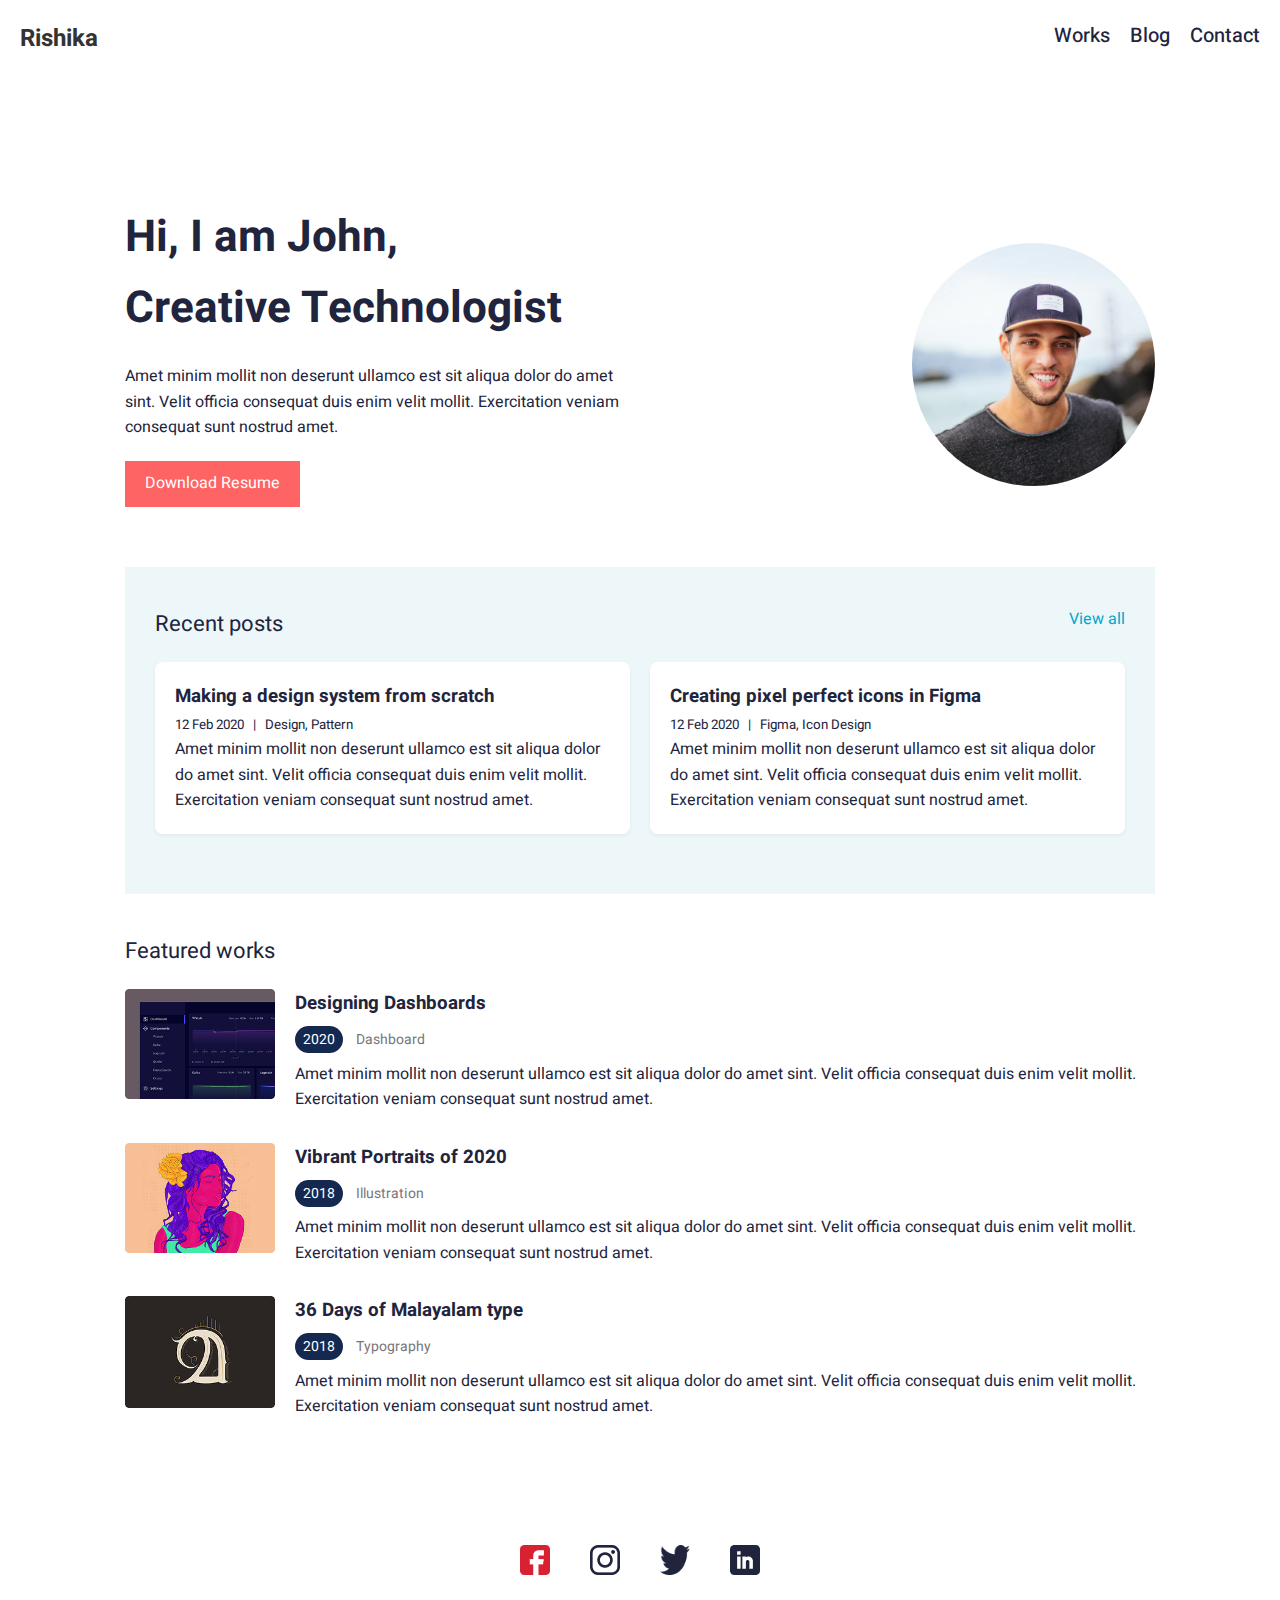
<file: Assignment-2/index.html>
<!DOCTYPE html>
<html lang="en">
  <head>
    <meta charset="UTF-8" />
    <meta name="viewport" content="width=device-width, initial-scale=1.0" />
    <title>Assignment 2</title>
    <link rel="preconnect" href="https://fonts.googleapis.com" />
    <link rel="preconnect" href="https://fonts.gstatic.com" crossorigin />
    <link
      href="https://fonts.googleapis.com/css2?family=DM+Sans:ital,opsz,wght@0,9..40,100..1000;1,9..40,100..1000&family=Heebo:wght@100..900&display=swap"
      rel="stylesheet"
    />
    <link rel="stylesheet" href="CSS/style.css" />
  </head>
  <body>
    <header class="navBar">
      <div class="navContainer">
        <a href="#" class="logo">Rishika</a>
        <nav class="navLink">
          <a href="#">Works</a>
          <a href="#">Blog</a>
          <a href="#">Contact</a>
        </nav>
      </div>
    </header>

    <main class="mainContainer">
      <section class="introSection">
        <div class="introText">
          <h1>Hi, I am John,<br />Creative Technologist</h1>
          <p>
            Amet minim mollit non deserunt ullamco est sit aliqua dolor do
            amet<br />
            sint. Velit officia consequat duis enim velit mollit. Exercitation
            veniam <br />
            consequat sunt nostrud amet.
          </p>
          <a href="#" class="downloadBtn">Download Resume</a>
        </div>
        <div class="introImage">
          <img src="Images/MainImage.png" alt="Profile Photo" />
        </div>
      </section>
      <!-- </main> -->

      <!-- <section class="recentPosts">
      <div class="sectionHeader">
        <h2>Recent posts</h2>
        <a href="#">View all</a>
      </div>

      <div class="postsGrid">
        <div class="postCard">
          <h3>Making a design system from scratch</h3>
          <small>12 Feb 2020 &nbsp; | &nbsp; Design, Pattern</small>
<p>Amet minim mollit non deserunt ullamco est sit aliqua dolor do amet sint.
     Velit officia consequat duis enim velit mollit. Exercitation veniam consequat sunt nostrud amet.</p>
     </div>

        <div class="postCard">
          <h3>Creating pixel perfect icons in Figma</h3>
          <small>12 Feb 2020 &nbsp; | &nbsp; Figma, Icon Design</small>
          <p>Amet minim mollit non deserunt ullamco est sit aliqua dolor do amet sint. 
            Velit officia consequat duis enim velit mollit. Exercitation veniam consequat sunt nostrud amet.</p>
        </div>
      </div>
    </section> -->

      <section class="recentPosts">
        <div class="sectionHeader">
          <h2>Recent posts</h2>
          <a href="#">View all</a>
          </div>

          <div class="postsGrid">
            <div class="postCard">
              <h3>Making a design system from scratch</h3>
              <small>12 Feb 2020 &nbsp; | &nbsp; Design, Pattern</small>
              <p>
                Amet minim mollit non deserunt ullamco est sit aliqua dolor do
                amet sint. Velit officia consequat duis enim velit mollit.
                Exercitation veniam consequat sunt nostrud amet.
              </p>
            </div>

            <div class="postCard">
              <h3>Creating pixel perfect icons in Figma</h3>
              <small>12 Feb 2020 &nbsp; | &nbsp; Figma, Icon Design</small>
              <p>
                Amet minim mollit non deserunt ullamco est sit aliqua dolor do
                amet sint. Velit officia consequat duis enim velit mollit.
                Exercitation veniam consequat sunt nostrud amet.
              </p>
            </div>
            </div>
          </div>
        </div>
      </section>

      <section class="featuredWorks">
        <h2>Featured works</h2>

        <a href="#" class="workItem">
          <img src="Images/Rectangle 30.png" alt="Designing Dashboards" />
          <div class="workContent">
            <h3>Designing Dashboards</h3>
            <div class="workMeta">
              <span class="workYear">2020</span> Dashboard
            </div>
            <p>
              Amet minim mollit non deserunt ullamco est sit aliqua dolor do
              amet sint. Velit officia consequat duis enim velit mollit.
              Exercitation veniam consequat sunt nostrud amet.
            </p>
          </div>
        </a>

        <a href="#" class="workItem">
          <img src="Images/Rectangle 32.png" alt="Vibrant Portraits" />
          <div class="workContent">
            <h3>Vibrant Portraits of 2020</h3>
            <div class="workMeta">
              <span class="workYear">2018</span> Illustration
            </div>
            <p>
              Amet minim mollit non deserunt ullamco est sit aliqua dolor do
              amet sint. Velit officia consequat duis enim velit mollit.
              Exercitation veniam consequat sunt nostrud amet.
            </p>
          </div>
        </a>

        <a href="#" class="workItem">
          <img src="Images/Rectangle 34.png" alt="Malayalam Typography" />
          <div class="workContent">
            <h3>36 Days of Malayalam type</h3>
            <div class="workMeta">
              <span class="workYear">2018</span> Typography
            </div>
            <p>
              Amet minim mollit non deserunt ullamco est sit aliqua dolor do
              amet sint. Velit officia consequat duis enim velit mollit.
              Exercitation veniam consequat sunt nostrud amet.
            </p>
          </div>
        </a>
      </section>
    </main>

    <footer class="footer">
      <div class="footerIcons">
        <a href="#"><img src="Images/fb.png" alt="Facebook" /></a>
        <a href="#"><img src="Images/insta.png" alt="Instagram" /></a>
        <a href="#"><img src="Images/Group.png" alt="Twitter" /></a>
        <a href="#"><img src="Images/Linkedin.png" alt="LinkedIn" /></a>
      </div>
      <small>Copyright ©2020 All rights reserved</small>
    </footer>
  </body>
</html>
</file>
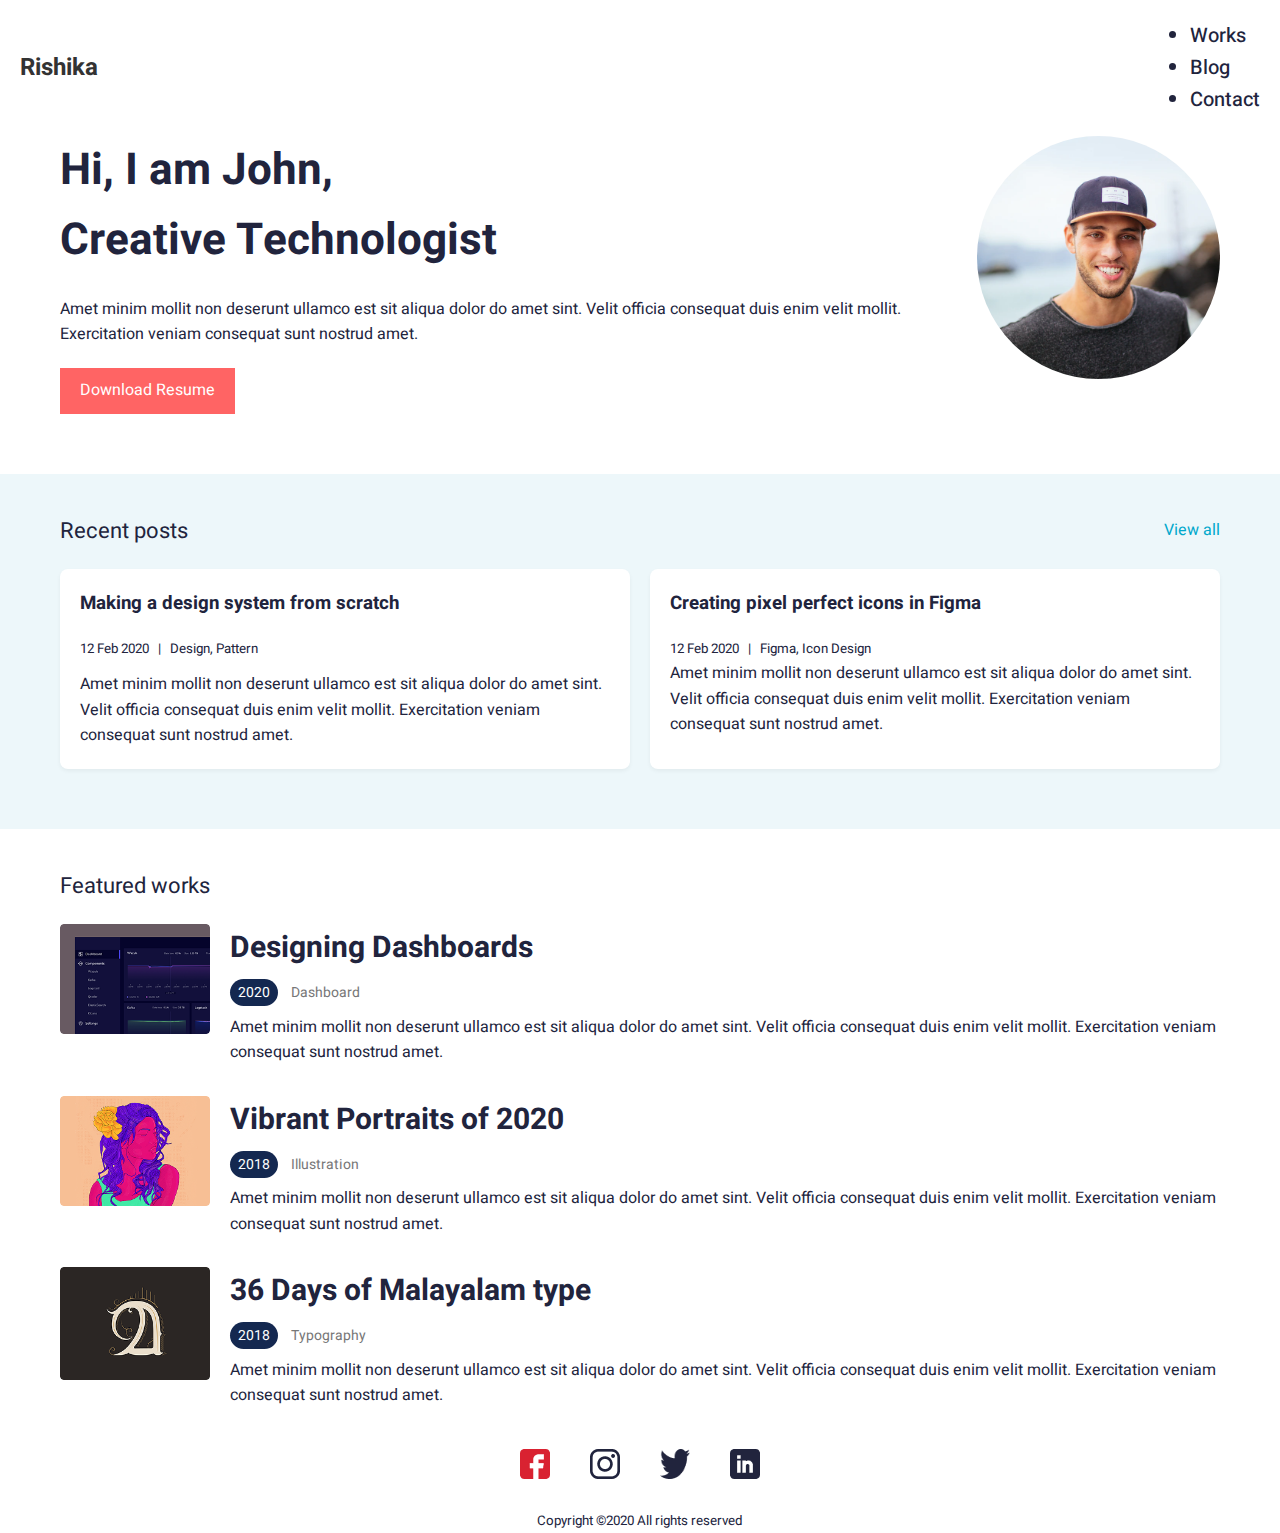
<file: Assignment-5/index.html>
<!DOCTYPE html>
<html lang="en">
  <head>
    <meta charset="UTF-8" />
    <meta name="viewport" content="width=device-width, initial-scale=1.0" />
    <title>Assignment-5</title>
    <link rel="preconnect" href="https://fonts.googleapis.com" />
    <link rel="preconnect" href="https://fonts.gstatic.com" crossorigin />
    <link
      href="https://fonts.googleapis.com/css2?family=DM+Sans:ital,opsz,wght@0,9..40,100..1000;1,9..40,100..1000&family=Heebo:wght@100..900&display=swap"
      rel="stylesheet"
    />
    <link rel="stylesheet" href="CSS/style.css" />
  </head>
  <body>
    <header class="navBar">
      <div class="navHeader">
        <a href="#" class="logo">Rishika</a>
        <div class="navLink">
          <ul>
          <li><a href="#">Works</a></li>
          <li><a href="#">Blog</a></li>
          <li><a href="#">Contact</a></li>
          </ul>
        </div>
      </div>
    </header>

    <main>

      <section class="introSection">
        <div class="container introItems">
        <div class="introText">
          <h1>Hi, I am John,<br />Creative Technologist</h1>
          <p>
            Amet minim mollit non deserunt ullamco est sit aliqua dolor do
            amet
            sint. Velit officia consequat duis enim velit mollit. Exercitation
            veniam 
            consequat sunt nostrud amet.
          </p>
          <a href="#" class="downloadBtn">Download Resume</a>
        </div>
        <div class="introImage">
          <img src="images/MainImage.png" alt="Profile Photo" />
        </div>
        </div>

      </section>
      <section class="recentPosts">
        <div class="container">

        <div class="sectionHeader">
          <h2>Recent posts</h2>
          <a href="#">View all</a>
          </div>

          <div class="postsGrid">
            <div class="postCard">
              <h3>Making a design system from scratch</h3>
              <div class="postYear">
              <small>12 Feb 2020 &nbsp; | &nbsp; Design, Pattern</small></div>
              <p>
                Amet minim mollit non deserunt ullamco est sit aliqua dolor do
                amet sint. Velit officia consequat duis enim velit mollit.
                Exercitation veniam consequat sunt nostrud amet.
              </p>
            </div>

            <div class="postCard">
              <h3>Creating pixel perfect icons in Figma</h3>
              <small>12 Feb 2020 &nbsp; | &nbsp; Figma, Icon Design</small>
              <p>
                Amet minim mollit non deserunt ullamco est sit aliqua dolor do
                amet sint. Velit officia consequat duis enim velit mollit.
                Exercitation veniam consequat sunt nostrud amet.
              </p>
            </div>
            </div>
          </div>
        </div>
      </div>
      </section>

      <section class="featuredWorks">
        <div class="container">
        <h3>Featured works</h3>

        <a href="#" class="workItem">
          <img src="images/Rectangle 30.png" alt="Designing Dashboards" />
          <div class="workContent">
            <h4>Designing Dashboards</h4>
            <div class="workMeta">
              <span class="workYear">2020</span> <span>Dashboard</span>
            </div>
            <p>
              Amet minim mollit non deserunt ullamco est sit aliqua dolor do
              amet sint. Velit officia consequat duis enim velit mollit.
              Exercitation veniam consequat sunt nostrud amet.
            </p>
          </div>
        </a>

        <a href="#" class="workItem">
          <img src="images/Rectangle 32.png" alt="Vibrant Portraits" />
          <div class="workContent">
            <h4>Vibrant Portraits of 2020</h4>
            <div class="workMeta">
              <span class="workYear">2018</span> <sp>Illustration</sp>
            </div>
            <p>
              Amet minim mollit non deserunt ullamco est sit aliqua dolor do
              amet sint. Velit officia consequat duis enim velit mollit.
              Exercitation veniam consequat sunt nostrud amet.
            </p>
          </div>
        </a>

        <a href="#" class="workItem">
          <img src="images/Rectangle 34.png" alt="Malayalam Typography" />
          <div class="workContent">
            <h4>36 Days of Malayalam type</h4>
            <div class="workMeta">
              <span class="workYear">2018</span> <span class="workText">Typography</span>
            </div>
            <p>
              Amet minim mollit non deserunt ullamco est sit aliqua dolor do
              amet sint. Velit officia consequat duis enim velit mollit.
              Exercitation veniam consequat sunt nostrud amet.
            </p>
          </div>
        </a>
      </div>
      </section>
    </main>

    <footer class="footer">
      <div class="footerIcons">
        <a href="#"><img src="images/fb.png" alt="Facebook" /></a>
        <a href="#"><img src="images/insta.png" alt="Instagram" /></a>
        <a href="#"><img src="images/Group.png" alt="Twitter" /></a>
        <a href="#"><img src="images/Linkedin.png" alt="LinkedIn" /></a>
      </div>
      <small>Copyright ©2020 All rights reserved</small>
    </footer>
  </body>
</html>
</file>
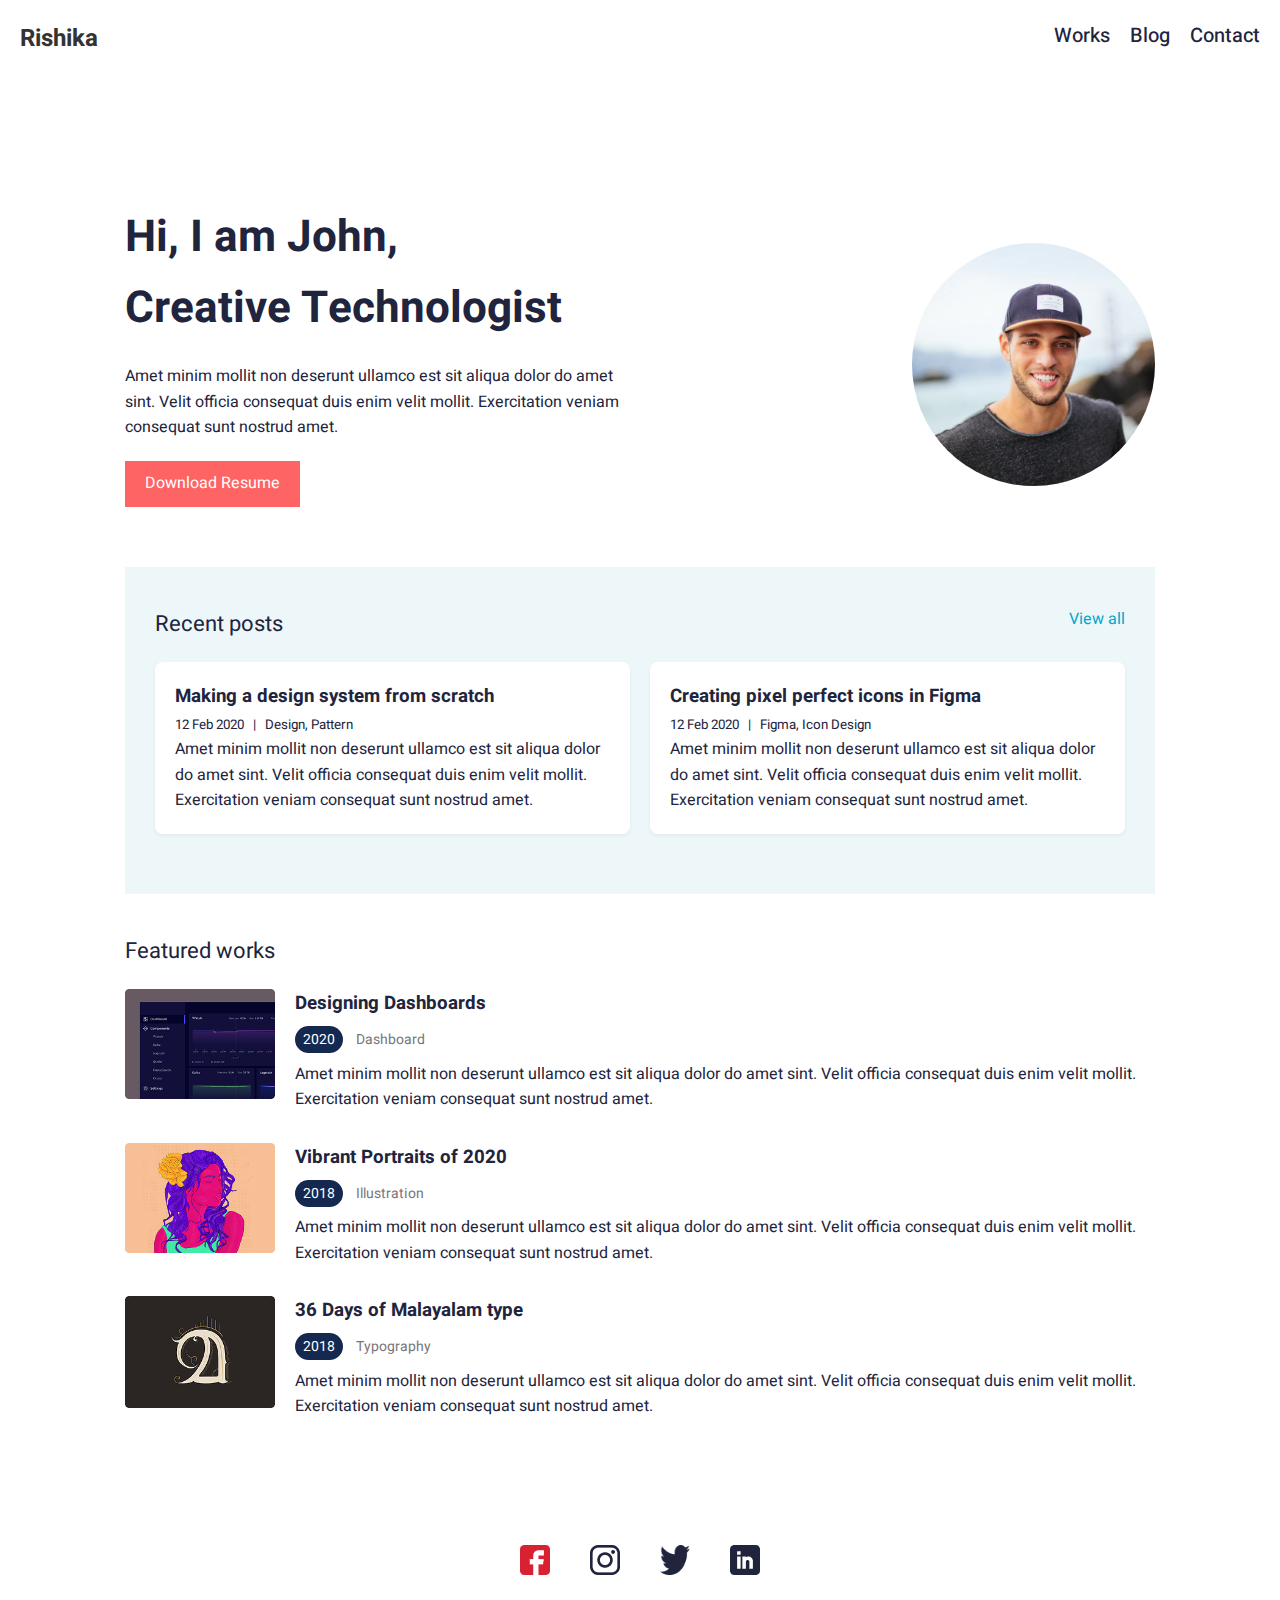
<file: html and css/Assignment-2/index.html>
<!DOCTYPE html>
<html lang="en">
  <head>
    <meta charset="UTF-8" />
    <meta name="viewport" content="width=device-width, initial-scale=1.0" />
    <title>Assignment 2</title>
    <link rel="preconnect" href="https://fonts.googleapis.com" />
    <link rel="preconnect" href="https://fonts.gstatic.com" crossorigin />
    <link
      href="https://fonts.googleapis.com/css2?family=DM+Sans:ital,opsz,wght@0,9..40,100..1000;1,9..40,100..1000&family=Heebo:wght@100..900&display=swap"
      rel="stylesheet"
    />
    <link rel="stylesheet" href="CSS/style.css" />
  </head>
  <body>
    <header class="navBar">
      <div class="navContainer">
        <a href="#" class="logo">Rishika</a>
        <nav class="navLink">
          <a href="#">Works</a>
          <a href="#">Blog</a>
          <a href="#">Contact</a>
        </nav>
      </div>
    </header>

    <main class="mainContainer">
      <section class="introSection">
        <div class="introText">
          <h1>Hi, I am John,<br />Creative Technologist</h1>
          <p>
            Amet minim mollit non deserunt ullamco est sit aliqua dolor do
            amet<br />
            sint. Velit officia consequat duis enim velit mollit. Exercitation
            veniam <br />
            consequat sunt nostrud amet.
          </p>
          <a href="#" class="downloadBtn">Download Resume</a>
        </div>
        <div class="introImage">
          <img src="Images/MainImage.png" alt="Profile Photo" />
        </div>
      </section>

      <section class="recentPosts">
        <div class="sectionHeader">
          <h2>Recent posts</h2>
          <a href="#">View all</a>
          </div>

          <div class="postsGrid">
            <div class="postCard">
              <h3>Making a design system from scratch</h3>
              <small>12 Feb 2020 &nbsp; | &nbsp; Design, Pattern</small>
              <p>
                Amet minim mollit non deserunt ullamco est sit aliqua dolor do
                amet sint. Velit officia consequat duis enim velit mollit.
                Exercitation veniam consequat sunt nostrud amet.
              </p>
            </div>

            <div class="postCard">
              <h3>Creating pixel perfect icons in Figma</h3>
              <small>12 Feb 2020 &nbsp; | &nbsp; Figma, Icon Design</small>
              <p>
                Amet minim mollit non deserunt ullamco est sit aliqua dolor do
                amet sint. Velit officia consequat duis enim velit mollit.
                Exercitation veniam consequat sunt nostrud amet.
              </p>
            </div>
            </div>
          </div>
        </div>
      </section>

      <section class="featuredWorks">
        <h2>Featured works</h2>

        <a href="#" class="workItem">
          <img src="Images/Rectangle 30.png" alt="Designing Dashboards" />
          <div class="workContent">
            <h3>Designing Dashboards</h3>
            <div class="workMeta">
              <span class="workYear">2020</span> Dashboard
            </div>
            <p>
              Amet minim mollit non deserunt ullamco est sit aliqua dolor do
              amet sint. Velit officia consequat duis enim velit mollit.
              Exercitation veniam consequat sunt nostrud amet.
            </p>
          </div>
        </a>

        <a href="#" class="workItem">
          <img src="Images/Rectangle 32.png" alt="Vibrant Portraits" />
          <div class="workContent">
            <h3>Vibrant Portraits of 2020</h3>
            <div class="workMeta">
              <span class="workYear">2018</span> Illustration
            </div>
            <p>
              Amet minim mollit non deserunt ullamco est sit aliqua dolor do
              amet sint. Velit officia consequat duis enim velit mollit.
              Exercitation veniam consequat sunt nostrud amet.
            </p>
          </div>
        </a>

        <a href="#" class="workItem">
          <img src="Images/Rectangle 34.png" alt="Malayalam Typography" />
          <div class="workContent">
            <h3>36 Days of Malayalam type</h3>
            <div class="workMeta">
              <span class="workYear">2018</span> Typography
            </div>
            <p>
              Amet minim mollit non deserunt ullamco est sit aliqua dolor do
              amet sint. Velit officia consequat duis enim velit mollit.
              Exercitation veniam consequat sunt nostrud amet.
            </p>
          </div>
        </a>
      </section>
    </main>

    <footer class="footer">
      <div class="footerIcons">
        <a href="#"><img src="Images/fb.png" alt="Facebook" /></a>
        <a href="#"><img src="Images/insta.png" alt="Instagram" /></a>
        <a href="#"><img src="Images/Group.png" alt="Twitter" /></a>
        <a href="#"><img src="Images/Linkedin.png" alt="LinkedIn" /></a>
      </div>
      <small>Copyright ©2020 All rights reserved</small>
    </footer>
  </body>
</html>
</file>
<file: Assignment-2/CSS/style.css>
* {
  box-sizing: border-box;
  margin: 0;
  padding: 0;
}

body {
  font-family: Heebo, sans-serif;
  line-height: 1.6;
  color: #21243D;
}

a {
  text-decoration: none;
  color: inherit;
}

.mainContainer {
  max-width: 1200px;
  margin: 125px;
}

/* Navbar */
.navBar {
  width: 100%;

  background: #fff;
  border-bottom: #fff;
}


.navContainer {
  /* max-width: 1200px; */
  margin: 0 auto;
  padding:20px;
  display: flex;
  justify-content: space-between;
}

.logo {
  font-weight: bold;
  font-size: 24px;
  color: #333;
}
.logo:hover{
    color: #c9103b;
}

.navLink {
  font-weight: 500;
  font-size: 20px;
  display: flex;
  gap: 20px;
  /* justify-content: space-between; */
}

.navLink a:hover {
  color: #c9103b;

}
.introSection {
  display: flex;
  /* flex-wrap: wrap; */
  align-items: center;
  margin-bottom: 40px;
}

.introSection h1{
    size: 44px;
    font-weight: 700;
}

.introText {
  flex: 1;
  margin-bottom: 20px;
  width: 60%;


}
.introText h1{
    font-size: 44px;
    margin-bottom: 20px;
}

.introImage {
  width:40%;
  display: flex;
  justify-content: center;
  align-items: center;
  width: 243px;
  height: 243px;
}

.introImage img {
  border-radius: 50%;
  width:100%;
  height:100%;
  object-fit: cover;
/* did alignment  */
}

/* Button */
.downloadBtn {
  display: inline-block;
  background: #ff6464;
  color: #fff;
  padding: 10px 20px;
  margin-top: 20px;
}
.downloadBtn:hover {
    color: #050091c7;

}

/* Recent posts */
.recentPosts {
  padding: 0%;
  margin: 0%;
  background: #EDF7FA;
  padding: 40px 30px;
  width: 100%; 
  /* all: unset; */
  margin-bottom: 40px;
}

.sectionHeader {
  display: flex;
  justify-content: space-between;
  margin-bottom: 20px;
}

.sectionHeader h2{
    font-weight: normal;
    font-size: 22px;
    color: #21243D;
}

.sectionHeader a {
    font-size: 16px;
    color: #00A8CC;
}

.postsGrid {
  display: flex;
  gap: 20px;
  flex-wrap: wrap;
}

.postCard {
  background: #fff;
  padding: 20px;
  flex: 1 1 45%;
  border-radius: 8px;
  box-shadow: 0 2px 4px rgba(0,0,0,0.05);
  margin-bottom: 20px;
} 



/* Featured works */
.featuredWorks {
  margin-bottom: 40px;
}

.featuredWorks h2{
    font-weight: normal;
    font-size: 22px;
    color: #21243D;
    margin-bottom: 20px;
}

.workItem {
  display: flex;
  gap: 20px;
  align-items: flex-start;
  margin-bottom: 30px;
  transition: background 0.3s ease;
}

.workItem:hover {
  background: #73cce5;
}

.workItem img {
  width: 150px;
  height: auto;
  border-radius: 4px;
}

.workContent h3 {
  margin-bottom: 10px;
}

.workMeta {
  margin-bottom: 10px;
  font-size: 14px;
  color: #777;
}

.workYear {
  background: #142850;
  color: #fff;
  padding: 3px 8px;
  border-radius: 16px;
  margin-right: 10px;
}

/* Footer */

footer {
    text-align: center;
}

.footerIcons {
  display: flex;
  gap: 40px; /* This adds space between the icons */
  justify-content: center;
  align-items: center;
  margin-bottom: 20px;
}

.footerIcons a img {
  width: 30px;
  height: 30px;
  transition: transform 0.3s ease, opacity 0.3s ease;
}

.footerIcons a:hover img {
  transform: scale(1.1);
  opacity: 0.8;
  cursor: pointer;
}

/* Responsive */
@media (max-width: 768px) {
  .introSection {
    flex-direction: column;
    align-items: flex-start;
  }

  .postsGrid {
    flex-direction: column;
  }

  .navContainer {
    flex-direction: column;
    align-items: flex-start;
  }

  .navLinks a {
    margin-left: 0;
    margin-right: 15px;
  }

  .workItem {
    flex-direction: column;
  }

  .workItem img {
    width: 100%;
  }
}

/* if needed min. height - in the worst case */
/* full space to the both cards */
</file>
<file: Assignment-5/CSS/style.css>
* {
   padding: 0;
   margin: 0;
   box-sizing: border-box;
}

body {
  font-family: Heebo, sans-serif;
  line-height: 1.6;
  color: #21243D;
}

a {
  text-decoration: none;
  color: inherit;
}

.container {
  max-width: 1200px;
  margin: 0 auto;
  padding: 0 20px;
}



/* Navbar */
/* .navBar {
 width: 100%;
} */


.navHeader {
  padding:20px;
  display: flex;
  align-items: center;
  justify-content: space-between;
}

.logo {
  font-weight: bold;
  font-size: 24px;
  color: #333;
}
.logo:hover{
    color: #c9103b;
}

.navLink {
  font-weight: 500;
  font-size: 20px;
  display: flex;
 justify-content: end;
 gap: 20px;
  /* justify-content: space-between; */
}

.navLink a:hover {
  color: #c9103b;

}

.introSection {
  margin-bottom: 40px;
}

.introItems {
  display: flex;
  justify-content: center;
  padding: 0 20px;
}

.introSection h1{
    size: 44px;
    font-weight: 700;
}

.introText {
  flex: 1;
  margin-bottom: 20px;

}
.introText h1{
    font-size: 44px;
    margin-bottom: 20px;
}

.introImage {
 
  display: flex;

  width: 243px;
  height: 243px;
}


.introImage img {
  border-radius: 50%;
  width:100%;
  height:100%;
  object-fit: cover;
/* did alignment  */
}

/* Button */
.downloadBtn {
  display: inline-block;
  background: #ff6464;
  color: #fff;
  padding: 10px 20px;
  margin-top: 20px;
}
.downloadBtn:hover {
    color: #050091c7;

}

/* Recent posts */
.recentPosts {
  background-color: #EDF7FA;
  padding: 40px 0;
  margin-bottom: 40px;
  /* max-width: 1200px !important; */
}

.sectionHeader {
  display: flex;
  justify-content: space-between;
  align-items: center;
  margin-bottom: 20px;
}

.sectionHeader h2{
    font-weight: 400;
    font-size: 22px;
    color: #21243D;
}

.sectionHeader a {
    font-size: 16px;
    color: #00A8CC;
}

.postsGrid {
  display: flex;
  gap: 20px;
  flex-wrap: wrap;
}

.postCard {
  background: #fff;
  padding: 20px;
  flex: 1 1 45%;
  border-radius: 8px;
  box-shadow: 0 2px 4px rgba(0,0,0,0.05);
  margin-bottom: 20px;
} 

.postCard h3{
  margin-bottom: 17px;
}
.postCard .postYear{
  margin-bottom: 11px;
}
/* Featured works */
.featuredWorks {
  margin-bottom: 40px;
}

.featuredWorks h3{
    font-weight: 400;
    font-size: 22px;
    color: #21243D;
    margin-bottom: 20px;
}

.workItem {
  display: flex;
  gap: 20px;
  align-items: flex-start;
  margin-bottom: 30px;
  transition: background 0.3s ease;
}

.workItem:hover {
  background: #73cce5;
}

.workItem img {
  width: 150px;
  height: auto;
  border-radius: 4px;
}

.workContent h4 {
  font-size: 30px;
  font-weight: 700;
  margin-bottom: 10px;
}

.workMeta {
  margin-bottom: 10px;
  font-size: 14px;
  color: #777;
}

.workYear {
  background: #142850;
  color: #fff;
  padding: 3px 8px;
  border-radius: 16px;
  margin-right: 10px;
}

/* Footer */

footer {
    text-align: center;
}

.footerIcons {
  display: flex;
  gap: 40px;
  justify-content: center;
  align-items: center;
  margin-bottom: 20px;
}

.footerIcons a img {
  width: 30px;
  height: 30px;
  transition: transform 0.3s ease, opacity 0.3s ease;
}

.footerIcons a:hover img {
  transform: scale(1.1);
  opacity: 0.8;
  cursor: pointer;
}



/* Responsive Design */
@media screen and (max-width: 767px) {
  .container {
  max-width: 767px;
}
  .navContainer {
    flex-direction: column;
    align-items: center;
    gap: 10px;
  }

  .navLink {
    flex-direction: column;
    gap: 10px;
    font-size: 18px;
  }


  .introItems {
    display: flex;
    flex-direction: column-reverse;
    align-items: center;
    justify-content: center;
  }

  .introSection {
    display: flex;
    flex-direction: column;
    text-align: center;
  }


  .introText {
    width: 100%;
    margin-bottom: 20px;
  }

  .introText h1 {
    font-size: 32px;
    font-weight: 700;
  }



  .introImage {
    width: 174.38px;
    height: 180px;
  }

  

.recentPosts .sectionHeader h2{
    font-size: 16px;
    font-weight: 400;
justify-content: center;  }


 h2{
    font-size: 16px;
    font-weight: 400;
    text-align: center;
  }


  .postsGrid {
    flex-direction: column;
  }

  .postCard {
    flex: 1 1 100%;
  }

  .postCard h3 {
    font-size: 22px;
    font-weight: 700;
  }

  .workItem {
    flex-direction: column;
    align-items: center;
  }

  .workItem img {
    width: 100%;
    width: 339px;
    height: 230px;
  }


  .workContent {
    align-content: flex-start;
    padding: 10px 0;
  }

  .footerIcons {
    gap: 20px;
    flex-wrap: wrap;
  }
}




@media (max-width: 991px) {


.container{
  max-width: 991px;
  margin: 0 auto;
}

.introItems {
    display: flex;
    flex-direction: column-reverse;
    align-items: center;
    justify-content: center;
  }


  .introSection {
    flex-direction: column-reverse; 
    align-items: center;
  }

  .introText {
    width: 100%;
    text-align: center;
    margin-top: 20px;
  }

  .sectionHeader{
    justify-content: center;
  }

.recentPosts .sectionHeader h2{
    font-size: 16px;
    font-weight: 400;
}


.featuredWorks h3 {
    text-align: center;
  }


.sectionHeader a{
     display: none;
  }



}
</file>
<file: html and css/Assignment-2/CSS/style.css>
* {
  box-sizing: border-box;
  margin: 0;
  padding: 0;
}

body {
  font-family: Heebo, sans-serif;
  line-height: 1.6;
  color: #21243D;
}

a {
  text-decoration: none;
  color: inherit;
}

.mainContainer {
  /* max-width: 1200px; */
  margin: 125px;


}

/* Navbar */
.navBar {
  width: 100%;

  background: #fff;
  border-bottom: #fff;
}


.navContainer {
  /* max-width: 1200px; */
  margin: 0 auto;
  padding:20px;
  display: flex;
  justify-content: space-between;
}

.logo {
  font-weight: bold;
  font-size: 24px;
  color: #333;
}
.logo:hover{
    color: #c9103b;
}

.navLink {
  font-weight: 500;
  font-size: 20px;
  display: flex;
  gap: 20px;
  /* justify-content: space-between; */
}

.navLink a:hover {
  color: #c9103b;

}
.introSection {
  display: flex;
  /* flex-wrap: wrap; */
  align-items: center;
  margin-bottom: 40px;
}

.introSection h1{
    size: 44px;
    font-weight: 700;
}

.introText {
  flex: 1;
  margin-bottom: 20px;
  width: 60%;


}
.introText h1{
    font-size: 44px;
    margin-bottom: 20px;
}

.introImage {
  width:40%;
  display: flex;
  justify-content: center;
  align-items: center;
  width: 243px;
  height: 243px;
}

.introImage img {
  border-radius: 50%;
  width:100%;
  height:100%;
  object-fit: cover;
/* did alignment  */
}

/* Button */
.downloadBtn {
  display: inline-block;
  background: #ff6464;
  color: #fff;
  padding: 10px 20px;
  margin-top: 20px;
}
.downloadBtn:hover {
    color: #050091c7;

}

/* Recent posts */
.recentPosts {
  background-color: #EDF7FA;
  padding: 40px 30px;
  /* width: 100% !important; */
  /* position:absolute; */
  /* all: unset; */
  margin-bottom: 40px;
  /* max-width: 1200px !important; */
}

.sectionHeader {
  display: flex;
  justify-content: space-between;
  margin-bottom: 20px;
}

.sectionHeader h2{
    font-weight: normal;
    font-size: 22px;
    color: #21243D;
}

.sectionHeader a {
    font-size: 16px;
    color: #00A8CC;
}

.postsGrid {
  display: flex;
  gap: 20px;
  flex-wrap: wrap;
}

.postCard {
  background: #fff;
  padding: 20px;
  flex: 1 1 45%;
  border-radius: 8px;
  box-shadow: 0 2px 4px rgba(0,0,0,0.05);
  margin-bottom: 20px;
} 



/* Featured works */
.featuredWorks {
  margin-bottom: 40px;
}

.featuredWorks h2{
    font-weight: normal;
    font-size: 22px;
    color: #21243D;
    margin-bottom: 20px;
}

.workItem {
  display: flex;
  gap: 20px;
  align-items: flex-start;
  margin-bottom: 30px;
  transition: background 0.3s ease;
}

.workItem:hover {
  background: #73cce5;
}

.workItem img {
  width: 150px;
  height: auto;
  border-radius: 4px;
}

.workContent h3 {
  margin-bottom: 10px;
}

.workMeta {
  margin-bottom: 10px;
  font-size: 14px;
  color: #777;
}

.workYear {
  background: #142850;
  color: #fff;
  padding: 3px 8px;
  border-radius: 16px;
  margin-right: 10px;
}

/* Footer */

footer {
    text-align: center;
}

.footerIcons {
  display: flex;
  gap: 40px; /* This adds space between the icons */
  justify-content: center;
  align-items: center;
  margin-bottom: 20px;
}

.footerIcons a img {
  width: 30px;
  height: 30px;
  transition: transform 0.3s ease, opacity 0.3s ease;
}

.footerIcons a:hover img {
  transform: scale(1.1);
  opacity: 0.8;
  cursor: pointer;
}



/* Responsive Design */
@media (max-width: 767px) {
  .navContainer {
    flex-direction: column;
    align-items: center;
    gap: 10px;
  }

  .navLink {
    flex-direction: column;
    gap: 10px;
    font-size: 18px;
  }

  .mainContainer {
    margin: 20px;
  }


  .introSection {
    display: flex;
    flex-direction: column;
    text-align: center;
  }


  .introText {
    width: 100%;
    margin-bottom: 20px;
  }

  .introText h1 {
    font-size: 32px;
  }

  .introImage {
    width: 200px;
    height: 200px;
  }

  .recentPosts {
    padding: 20px 10px;
  }

  .postsGrid {
    flex-direction: column;
  }

  .postCard {
    flex: 1 1 100%;
  }

  .workItem {
    flex-direction: column;
    align-items: center;
  }

  .workItem img {
    width: 339px;
    height: 230px;
  }

  .workContent {
    align-content: flex-start;
    padding: 10px 0;
  }

  .footerIcons {
    gap: 20px;
    flex-wrap: wrap;
  }
}


@media (max-width: 991px) {
  .introSection {
    flex-direction: column; /* Stack image above text */
    align-items: center;
  }

  .introText {
    width: 100%;
    text-align: center;
    margin-top: 20px;
  }
}
</file>
